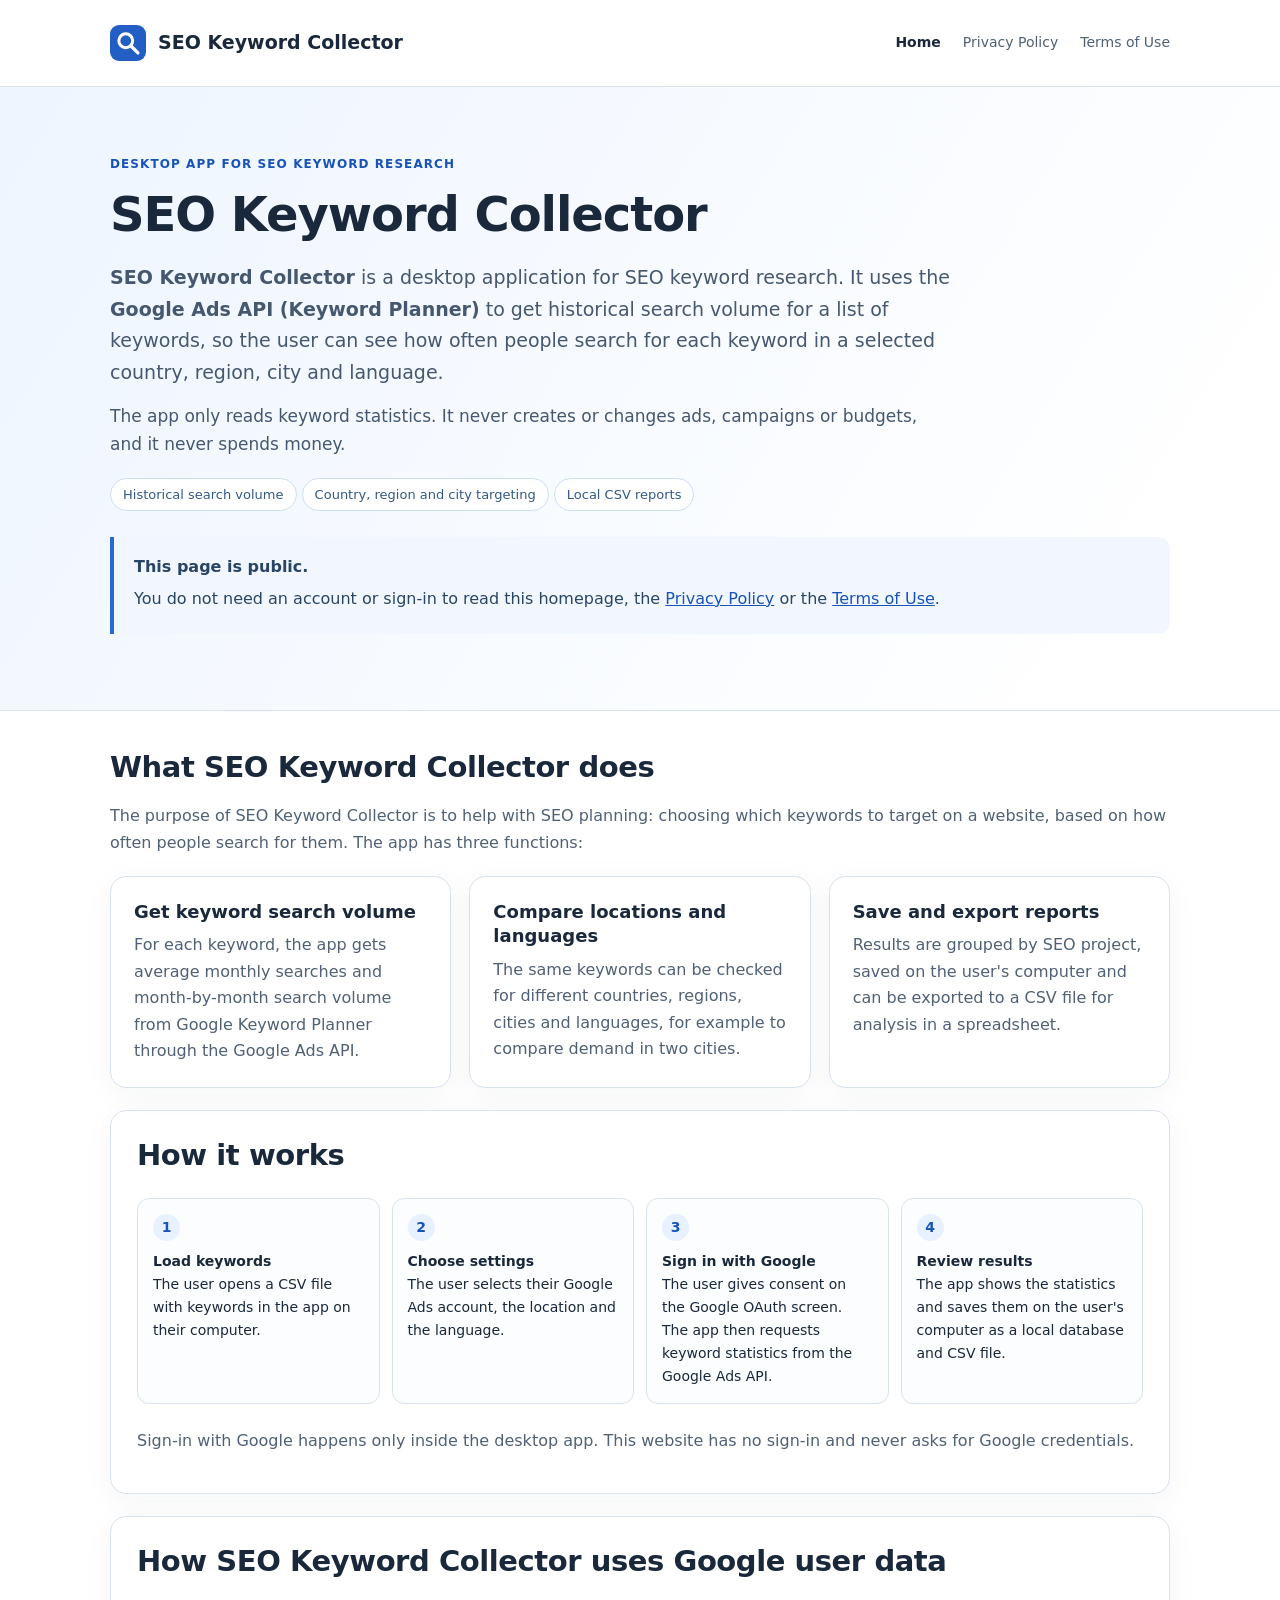
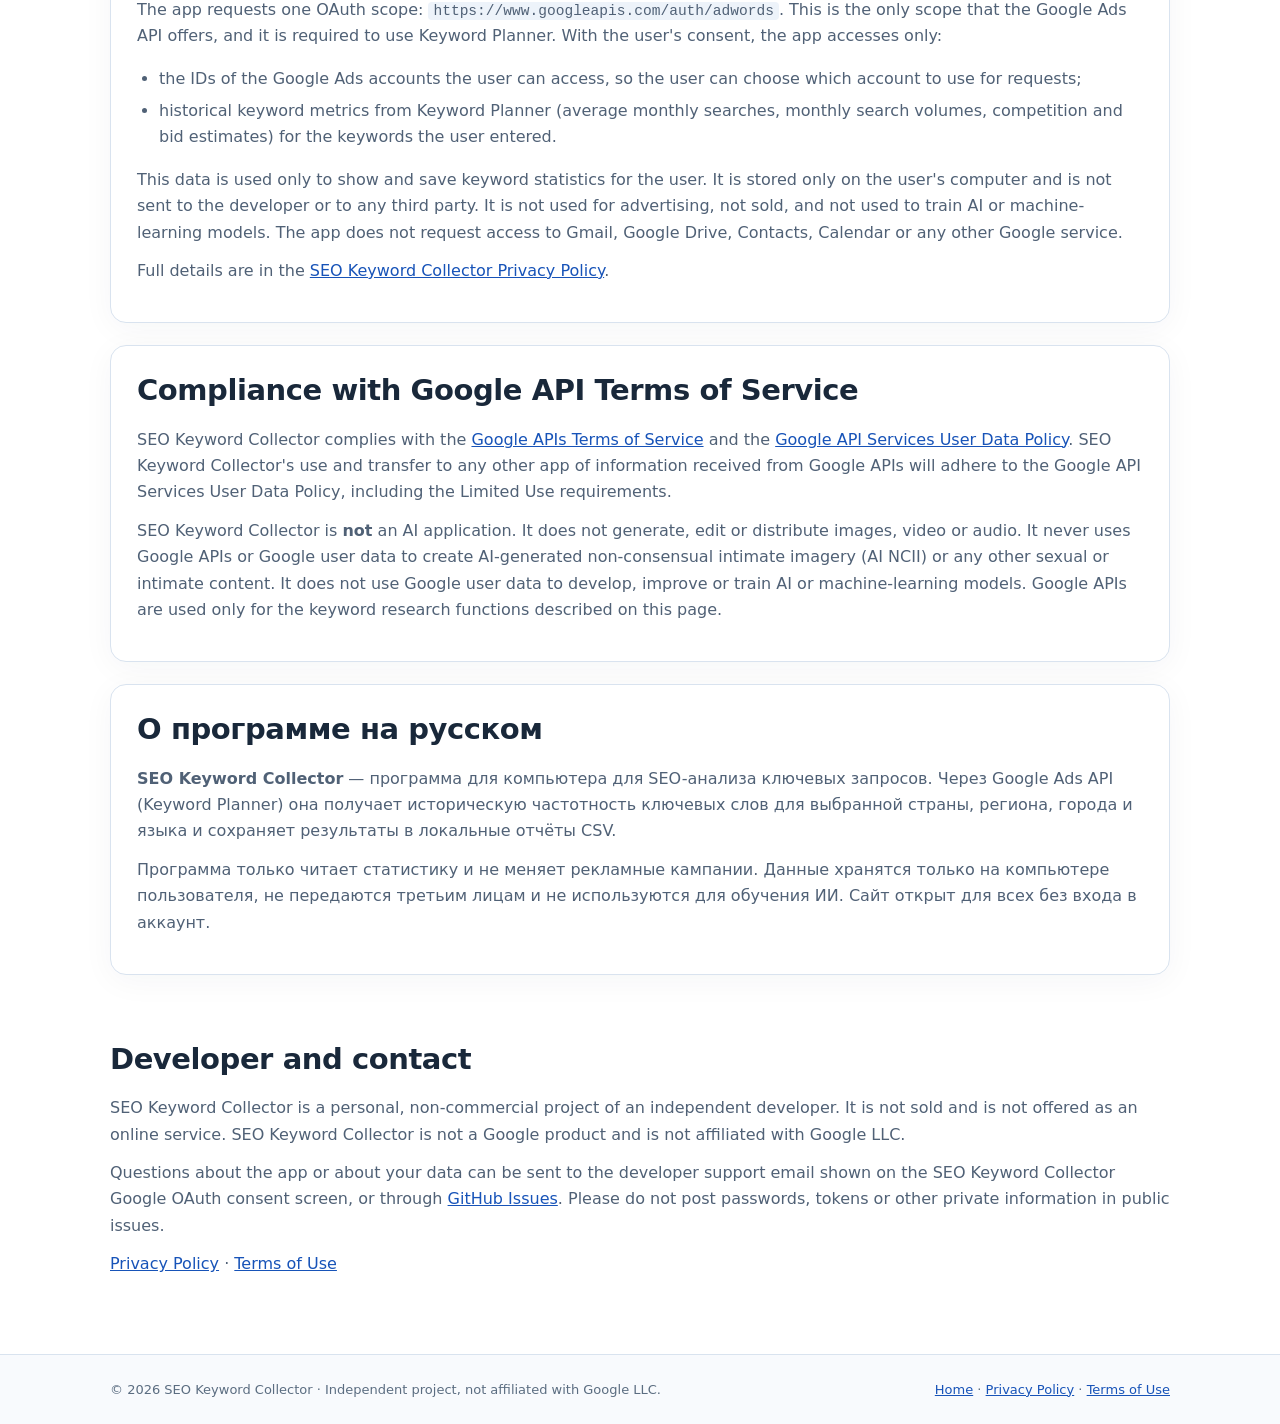
<file: index.html>
<!doctype html>
<html lang="en">
<head>
<meta charset="utf-8">
<meta name="viewport" content="width=device-width, initial-scale=1">
<meta name="description" content="SEO Keyword Collector is a desktop app for SEO keyword research. It uses the Google Ads API (Keyword Planner) to get historical search volume for keywords by country, city and language.">
<meta name="robots" content="index,follow">
<link rel="canonical" href="https://seo-keyword-collector.xyz/">
<title>SEO Keyword Collector</title>
<link rel="stylesheet" href="/style.css">
<meta name="google-site-verification" content="85C7m1HVLPL0qO1pkhnOzuKkdJ9tWdIxPhpqxB7psM4" />
<meta name="mitgo-verification" content="ab705cb1-6a55-4111-bcd1-2f0835feb0b5" />
<meta name="mitgo-verification" content="904dcd94-837d-48c0-a6f4-78dcfe35da87" />
</head>
<body>
<a class="skip" href="#main">Skip to content</a>
<header class="site-header"><div class="wrap header-inner">
<a class="brand" href="/"><svg class="brand-mark" viewBox="0 0 24 24" aria-hidden="true" focusable="false"><rect width="24" height="24" rx="6" fill="#225ec4"/><circle cx="10.5" cy="10.5" r="4.6" fill="none" stroke="#fff" stroke-width="2"/><path d="M14 14l4.6 4.6" stroke="#fff" stroke-width="2.2" stroke-linecap="round"/></svg><span>SEO Keyword Collector</span></a>
<nav aria-label="Primary navigation"><a href="/" aria-current="page">Home</a><a href="/privacy.html">Privacy Policy</a><a href="/terms.html">Terms of Use</a></nav>
</div></header>
<main id="main">
<section class="hero"><div class="wrap">
<p class="eyebrow">Desktop app for SEO keyword research</p>
<h1>SEO Keyword Collector</h1>
<p class="lead"><strong>SEO Keyword Collector</strong> is a desktop application for SEO keyword research. It uses the <strong>Google Ads API (Keyword Planner)</strong> to get historical search volume for a list of keywords, so the user can see how often people search for each keyword in a selected country, region, city and language.</p>
<p class="lead-sub">The app only reads keyword statistics. It never creates or changes ads, campaigns or budgets, and it never spends money.</p>
<p><span class="pill">Historical search volume</span> <span class="pill">Country, region and city targeting</span> <span class="pill">Local CSV reports</span></p>
<div class="notice"><strong>This page is public.</strong><p>You do not need an account or sign-in to read this homepage, the <a href="/privacy.html">Privacy Policy</a> or the <a href="/terms.html">Terms of Use</a>.</p></div>
</div></section>

<section class="section" id="purpose"><div class="wrap">
<h2>What SEO Keyword Collector does</h2>
<p>The purpose of SEO Keyword Collector is to help with SEO planning: choosing which keywords to target on a website, based on how often people search for them. The app has three functions:</p>
<div class="card-grid">
<article class="card"><h3>Get keyword search volume</h3><p>For each keyword, the app gets average monthly searches and month-by-month search volume from Google Keyword Planner through the Google Ads API.</p></article>
<article class="card"><h3>Compare locations and languages</h3><p>The same keywords can be checked for different countries, regions, cities and languages, for example to compare demand in two cities.</p></article>
<article class="card"><h3>Save and export reports</h3><p>Results are grouped by SEO project, saved on the user's computer and can be exported to a CSV file for analysis in a spreadsheet.</p></article>
</div>

<div class="panel" id="how-it-works"><h2>How it works</h2>
<ol class="flow">
<li><strong>Load keywords</strong>The user opens a CSV file with keywords in the app on their computer.</li>
<li><strong>Choose settings</strong>The user selects their Google Ads account, the location and the language.</li>
<li><strong>Sign in with Google</strong>The user gives consent on the Google OAuth screen. The app then requests keyword statistics from the Google Ads API.</li>
<li><strong>Review results</strong>The app shows the statistics and saves them on the user's computer as a local database and CSV file.</li>
</ol>
<p>Sign-in with Google happens only inside the desktop app. This website has no sign-in and never asks for Google credentials.</p>
</div>

<div class="panel" id="google-data"><h2>How SEO Keyword Collector uses Google user data</h2>
<p>The app requests one OAuth scope: <code>https://www.googleapis.com/auth/adwords</code>. This is the only scope that the Google Ads API offers, and it is required to use Keyword Planner. With the user's consent, the app accesses only:</p>
<ul>
<li>the IDs of the Google Ads accounts the user can access, so the user can choose which account to use for requests;</li>
<li>historical keyword metrics from Keyword Planner (average monthly searches, monthly search volumes, competition and bid estimates) for the keywords the user entered.</li>
</ul>
<p>This data is used only to show and save keyword statistics for the user. It is stored only on the user's computer and is not sent to the developer or to any third party. It is not used for advertising, not sold, and not used to train AI or machine-learning models. The app does not request access to Gmail, Google Drive, Contacts, Calendar or any other Google service.</p>
<p>Full details are in the <a href="/privacy.html">SEO Keyword Collector Privacy Policy</a>.</p>
</div>

<div class="panel" id="google-api-terms"><h2>Compliance with Google API Terms of Service</h2>
<p>SEO Keyword Collector complies with the <a href="https://developers.google.com/terms">Google APIs Terms of Service</a> and the <a href="https://developers.google.com/terms/api-services-user-data-policy">Google API Services User Data Policy</a>. SEO Keyword Collector's use and transfer to any other app of information received from Google APIs will adhere to the Google API Services User Data Policy, including the Limited Use requirements.</p>
<p>SEO Keyword Collector is <strong>not</strong> an AI application. It does not generate, edit or distribute images, video or audio. It never uses Google APIs or Google user data to create AI-generated non-consensual intimate imagery (AI NCII) or any other sexual or intimate content. It does not use Google user data to develop, improve or train AI or machine-learning models. Google APIs are used only for the keyword research functions described on this page.</p>
</div>

<div class="panel" lang="ru"><h2>О программе на русском</h2>
<p><strong>SEO Keyword Collector</strong> — программа для компьютера для SEO-анализа ключевых запросов. Через Google Ads API (Keyword Planner) она получает историческую частотность ключевых слов для выбранной страны, региона, города и языка и сохраняет результаты в локальные отчёты CSV.</p>
<p>Программа только читает статистику и не меняет рекламные кампании. Данные хранятся только на компьютере пользователя, не передаются третьим лицам и не используются для обучения ИИ. Сайт открыт для всех без входа в аккаунт.</p>
</div>
</div></section>

<section class="section" id="contact"><div class="wrap">
<h2>Developer and contact</h2>
<p>SEO Keyword Collector is a personal, non-commercial project of an independent developer. It is not sold and is not offered as an online service. SEO Keyword Collector is not a Google product and is not affiliated with Google LLC.</p>
<p>Questions about the app or about your data can be sent to the developer support email shown on the SEO Keyword Collector Google OAuth consent screen, or through <a href="https://github.com/vera28101981/vera28101981.github.io/issues">GitHub Issues</a>. Please do not post passwords, tokens or other private information in public issues.</p>
<p><a href="/privacy.html">Privacy Policy</a> · <a href="/terms.html">Terms of Use</a></p>
</div></section>
</main>
<footer class="footer"><div class="wrap footer-inner">
<p>© 2026 SEO Keyword Collector · Independent project, not affiliated with Google LLC.</p>
<p><a href="/">Home</a><span aria-hidden="true"> · </span><a href="/privacy.html">Privacy Policy</a><span aria-hidden="true"> · </span><a href="/terms.html">Terms of Use</a></p>
</div></footer>
</body>
</html>
</file>
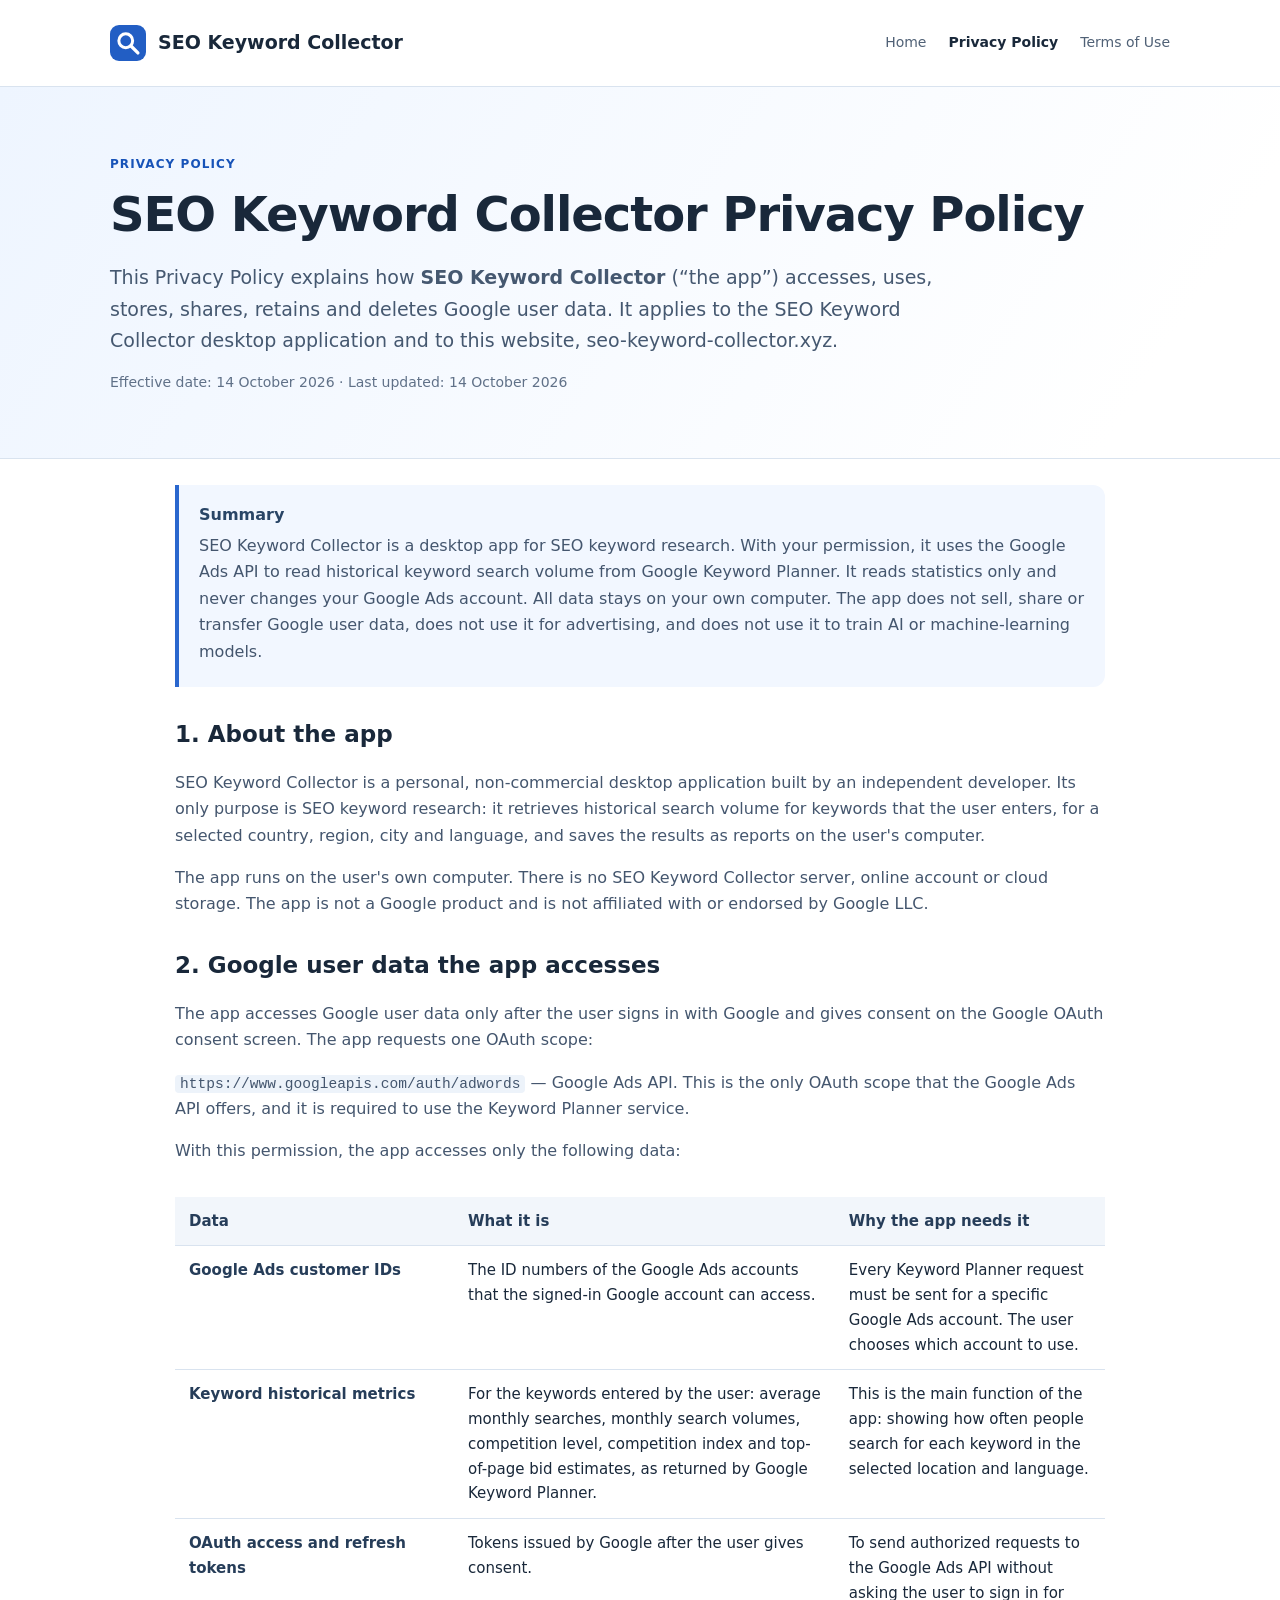
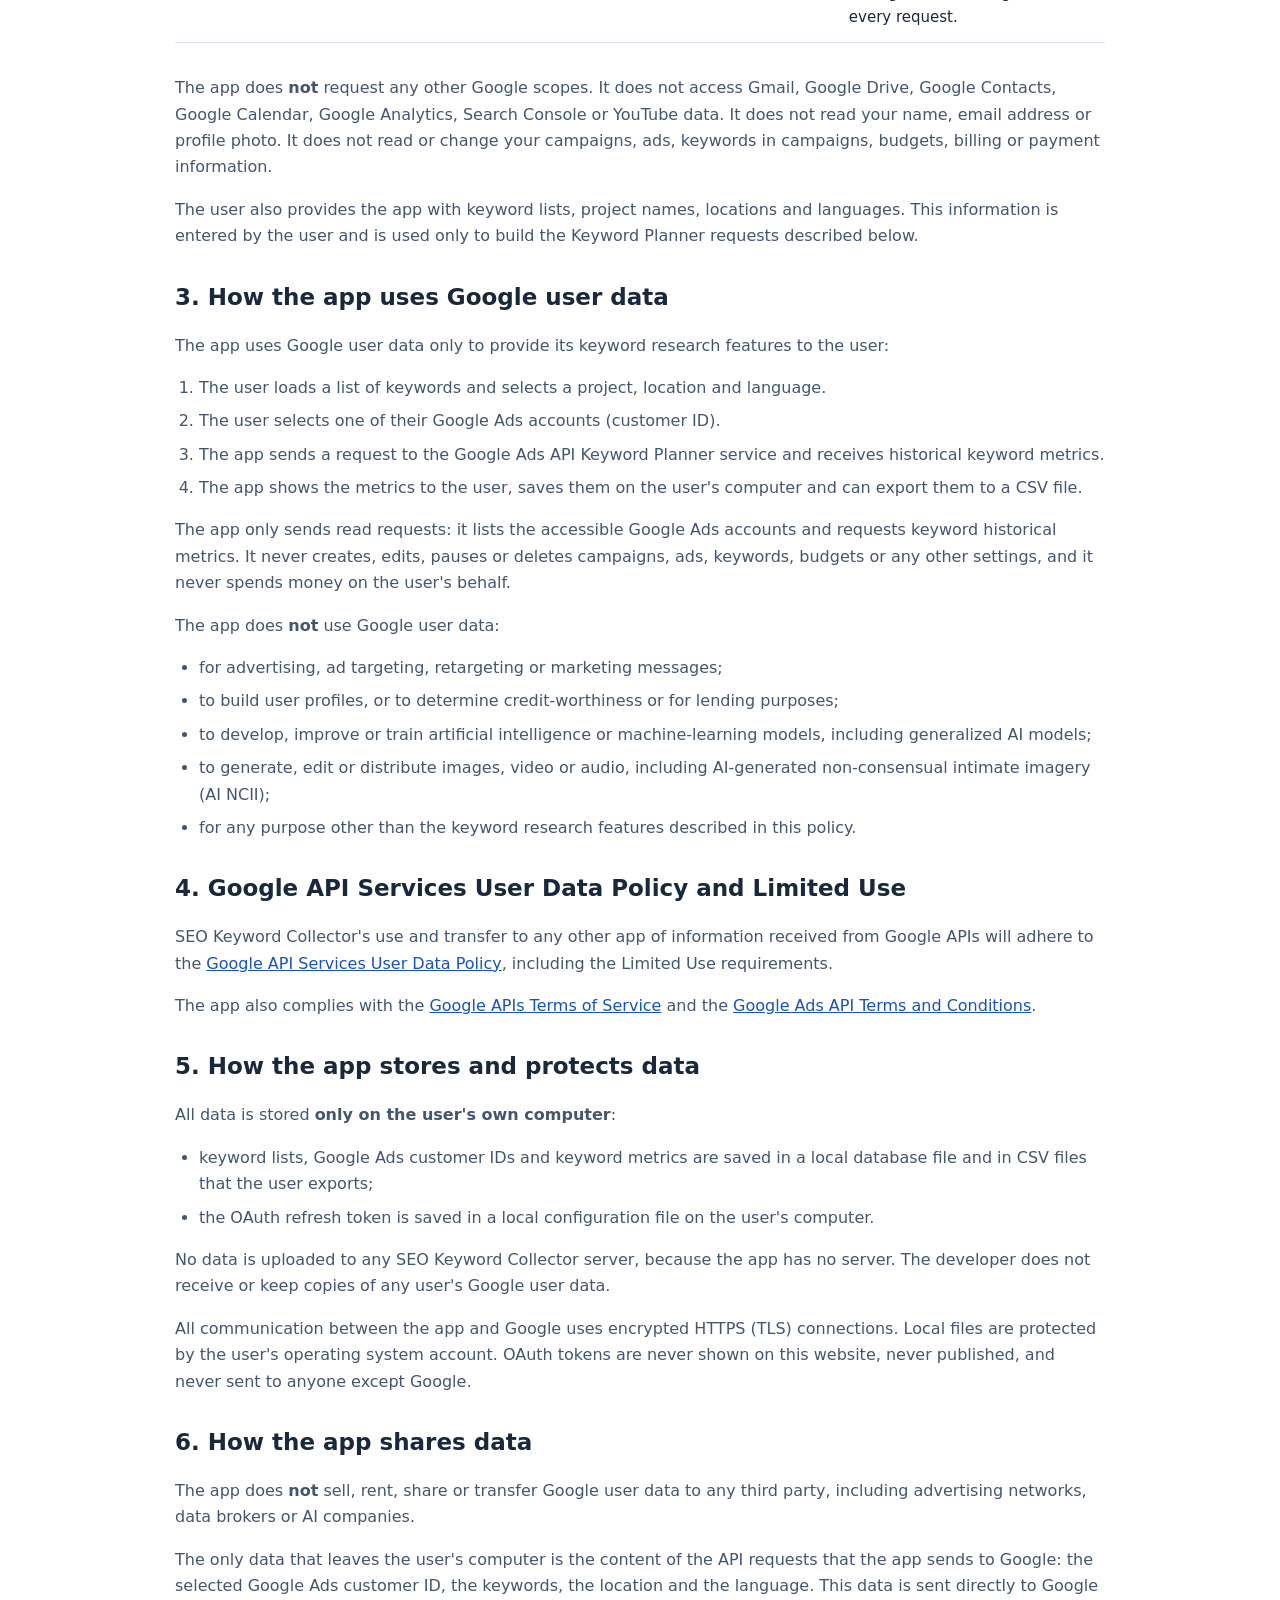
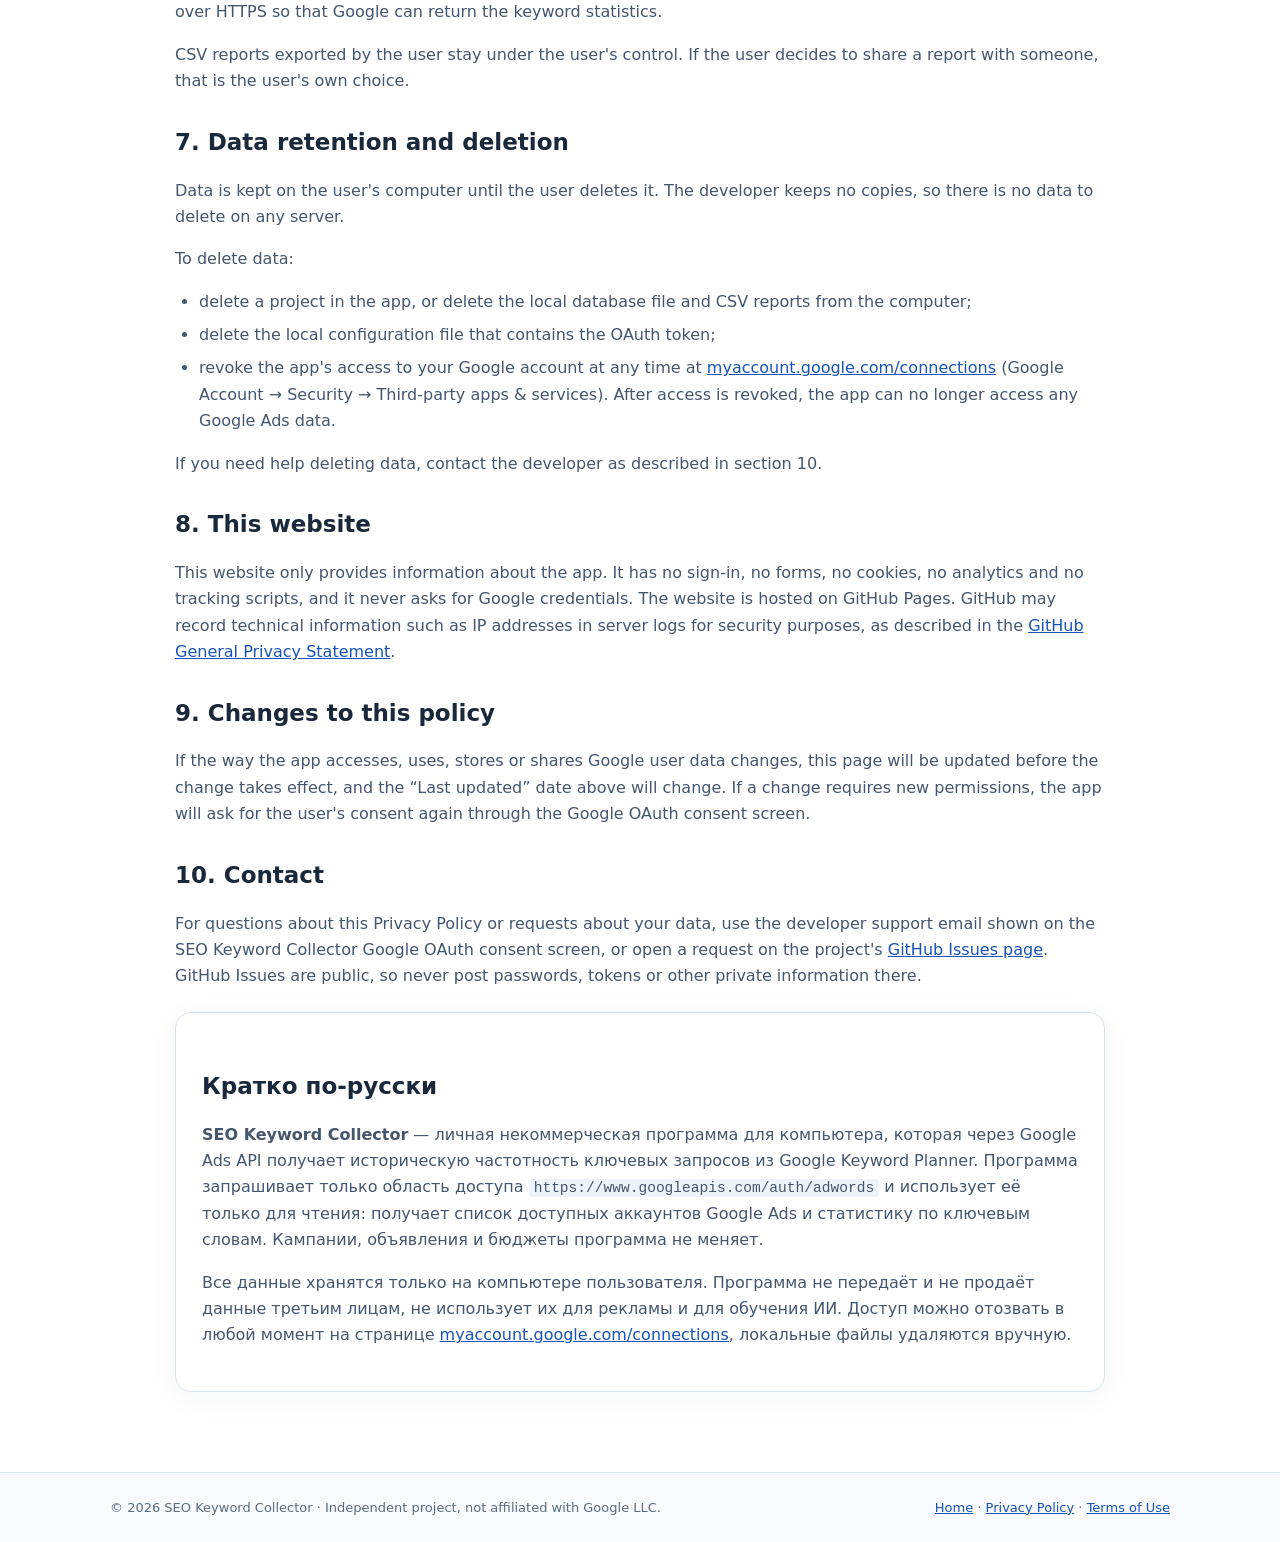
<file: privacy.html>
<!doctype html>
<html lang="en">
<head>
<meta charset="utf-8">
<meta name="viewport" content="width=device-width, initial-scale=1">
<meta name="description" content="Privacy Policy of SEO Keyword Collector: which Google user data the app accesses through the Google Ads API, how it is used, stored, shared, retained and deleted.">
<meta name="robots" content="index,follow">
<link rel="canonical" href="https://seo-keyword-collector.xyz/privacy.html">
<title>Privacy Policy — SEO Keyword Collector</title>
<link rel="stylesheet" href="/style.css">
</head>
<body>
<a class="skip" href="#main">Skip to content</a>
<header class="site-header"><div class="wrap header-inner">
<a class="brand" href="/"><svg class="brand-mark" viewBox="0 0 24 24" aria-hidden="true" focusable="false"><rect width="24" height="24" rx="6" fill="#225ec4"/><circle cx="10.5" cy="10.5" r="4.6" fill="none" stroke="#fff" stroke-width="2"/><path d="M14 14l4.6 4.6" stroke="#fff" stroke-width="2.2" stroke-linecap="round"/></svg><span>SEO Keyword Collector</span></a>
<nav aria-label="Primary navigation"><a href="/">Home</a><a href="/privacy.html" aria-current="page">Privacy Policy</a><a href="/terms.html">Terms of Use</a></nav>
</div></header>
<main id="main">
<section class="hero"><div class="wrap">
<p class="eyebrow">Privacy Policy</p>
<h1>SEO Keyword Collector Privacy Policy</h1>
<p class="lead">This Privacy Policy explains how <strong>SEO Keyword Collector</strong> (“the app”) accesses, uses, stores, shares, retains and deletes Google user data. It applies to the SEO Keyword Collector desktop application and to this website, seo-keyword-collector.xyz.</p>
<p class="small">Effective date: 14 October 2026 · Last updated: 14 October 2026</p>
</div></section>
<div class="wrap prose">

<div class="notice"><strong>Summary</strong>
<p>SEO Keyword Collector is a desktop app for SEO keyword research. With your permission, it uses the Google Ads API to read historical keyword search volume from Google Keyword Planner. It reads statistics only and never changes your Google Ads account. All data stays on your own computer. The app does not sell, share or transfer Google user data, does not use it for advertising, and does not use it to train AI or machine-learning models.</p></div>

<h2 id="about">1. About the app</h2>
<p>SEO Keyword Collector is a personal, non-commercial desktop application built by an independent developer. Its only purpose is SEO keyword research: it retrieves historical search volume for keywords that the user enters, for a selected country, region, city and language, and saves the results as reports on the user's computer.</p>
<p>The app runs on the user's own computer. There is no SEO Keyword Collector server, online account or cloud storage. The app is not a Google product and is not affiliated with or endorsed by Google LLC.</p>

<h2 id="data-accessed">2. Google user data the app accesses</h2>
<p>The app accesses Google user data only after the user signs in with Google and gives consent on the Google OAuth consent screen. The app requests one OAuth scope:</p>
<p><code>https://www.googleapis.com/auth/adwords</code> — Google Ads API. This is the only OAuth scope that the Google Ads API offers, and it is required to use the Keyword Planner service.</p>
<p>With this permission, the app accesses only the following data:</p>
<div class="table-wrap"><table>
<thead><tr><th>Data</th><th>What it is</th><th>Why the app needs it</th></tr></thead>
<tbody>
<tr><td>Google Ads customer IDs</td><td>The ID numbers of the Google Ads accounts that the signed-in Google account can access.</td><td>Every Keyword Planner request must be sent for a specific Google Ads account. The user chooses which account to use.</td></tr>
<tr><td>Keyword historical metrics</td><td>For the keywords entered by the user: average monthly searches, monthly search volumes, competition level, competition index and top-of-page bid estimates, as returned by Google Keyword Planner.</td><td>This is the main function of the app: showing how often people search for each keyword in the selected location and language.</td></tr>
<tr><td>OAuth access and refresh tokens</td><td>Tokens issued by Google after the user gives consent.</td><td>To send authorized requests to the Google Ads API without asking the user to sign in for every request.</td></tr>
</tbody></table></div>
<p>The app does <strong>not</strong> request any other Google scopes. It does not access Gmail, Google Drive, Google Contacts, Google Calendar, Google Analytics, Search Console or YouTube data. It does not read your name, email address or profile photo. It does not read or change your campaigns, ads, keywords in campaigns, budgets, billing or payment information.</p>
<p>The user also provides the app with keyword lists, project names, locations and languages. This information is entered by the user and is used only to build the Keyword Planner requests described below.</p>

<h2 id="data-use">3. How the app uses Google user data</h2>
<p>The app uses Google user data only to provide its keyword research features to the user:</p>
<ol>
<li>The user loads a list of keywords and selects a project, location and language.</li>
<li>The user selects one of their Google Ads accounts (customer ID).</li>
<li>The app sends a request to the Google Ads API Keyword Planner service and receives historical keyword metrics.</li>
<li>The app shows the metrics to the user, saves them on the user's computer and can export them to a CSV file.</li>
</ol>
<p>The app only sends read requests: it lists the accessible Google Ads accounts and requests keyword historical metrics. It never creates, edits, pauses or deletes campaigns, ads, keywords, budgets or any other settings, and it never spends money on the user's behalf.</p>
<p>The app does <strong>not</strong> use Google user data:</p>
<ul>
<li>for advertising, ad targeting, retargeting or marketing messages;</li>
<li>to build user profiles, or to determine credit-worthiness or for lending purposes;</li>
<li>to develop, improve or train artificial intelligence or machine-learning models, including generalized AI models;</li>
<li>to generate, edit or distribute images, video or audio, including AI-generated non-consensual intimate imagery (AI NCII);</li>
<li>for any purpose other than the keyword research features described in this policy.</li>
</ul>

<h2 id="limited-use">4. Google API Services User Data Policy and Limited Use</h2>
<p>SEO Keyword Collector's use and transfer to any other app of information received from Google APIs will adhere to the <a href="https://developers.google.com/terms/api-services-user-data-policy">Google API Services User Data Policy</a>, including the Limited Use requirements.</p>
<p>The app also complies with the <a href="https://developers.google.com/terms">Google APIs Terms of Service</a> and the <a href="https://developers.google.com/google-ads/api/terms">Google Ads API Terms and Conditions</a>.</p>

<h2 id="storage">5. How the app stores and protects data</h2>
<p>All data is stored <strong>only on the user's own computer</strong>:</p>
<ul>
<li>keyword lists, Google Ads customer IDs and keyword metrics are saved in a local database file and in CSV files that the user exports;</li>
<li>the OAuth refresh token is saved in a local configuration file on the user's computer.</li>
</ul>
<p>No data is uploaded to any SEO Keyword Collector server, because the app has no server. The developer does not receive or keep copies of any user's Google user data.</p>
<p>All communication between the app and Google uses encrypted HTTPS (TLS) connections. Local files are protected by the user's operating system account. OAuth tokens are never shown on this website, never published, and never sent to anyone except Google.</p>

<h2 id="sharing">6. How the app shares data</h2>
<p>The app does <strong>not</strong> sell, rent, share or transfer Google user data to any third party, including advertising networks, data brokers or AI companies.</p>
<p>The only data that leaves the user's computer is the content of the API requests that the app sends to Google: the selected Google Ads customer ID, the keywords, the location and the language. This data is sent directly to Google over HTTPS so that Google can return the keyword statistics.</p>
<p>CSV reports exported by the user stay under the user's control. If the user decides to share a report with someone, that is the user's own choice.</p>

<h2 id="retention">7. Data retention and deletion</h2>
<p>Data is kept on the user's computer until the user deletes it. The developer keeps no copies, so there is no data to delete on any server.</p>
<p>To delete data:</p>
<ul>
<li>delete a project in the app, or delete the local database file and CSV reports from the computer;</li>
<li>delete the local configuration file that contains the OAuth token;</li>
<li>revoke the app's access to your Google account at any time at <a href="https://myaccount.google.com/connections">myaccount.google.com/connections</a> (Google Account → Security → Third-party apps &amp; services). After access is revoked, the app can no longer access any Google Ads data.</li>
</ul>
<p>If you need help deleting data, contact the developer as described in section 10.</p>

<h2 id="website">8. This website</h2>
<p>This website only provides information about the app. It has no sign-in, no forms, no cookies, no analytics and no tracking scripts, and it never asks for Google credentials. The website is hosted on GitHub Pages. GitHub may record technical information such as IP addresses in server logs for security purposes, as described in the <a href="https://docs.github.com/en/site-policy/privacy-policies/github-general-privacy-statement">GitHub General Privacy Statement</a>.</p>

<h2 id="changes">9. Changes to this policy</h2>
<p>If the way the app accesses, uses, stores or shares Google user data changes, this page will be updated before the change takes effect, and the “Last updated” date above will change. If a change requires new permissions, the app will ask for the user's consent again through the Google OAuth consent screen.</p>

<h2 id="contact">10. Contact</h2>
<p>For questions about this Privacy Policy or requests about your data, use the developer support email shown on the SEO Keyword Collector Google OAuth consent screen, or open a request on the project's <a href="https://github.com/vera28101981/vera28101981.github.io/issues">GitHub Issues page</a>. GitHub Issues are public, so never post passwords, tokens or other private information there.</p>

<div class="panel"><h2>Кратко по-русски</h2>
<p><strong>SEO Keyword Collector</strong> — личная некоммерческая программа для компьютера, которая через Google Ads API получает историческую частотность ключевых запросов из Google Keyword Planner. Программа запрашивает только область доступа <code>https://www.googleapis.com/auth/adwords</code> и использует её только для чтения: получает список доступных аккаунтов Google Ads и статистику по ключевым словам. Кампании, объявления и бюджеты программа не меняет.</p>
<p>Все данные хранятся только на компьютере пользователя. Программа не передаёт и не продаёт данные третьим лицам, не использует их для рекламы и для обучения ИИ. Доступ можно отозвать в любой момент на странице <a href="https://myaccount.google.com/connections">myaccount.google.com/connections</a>, локальные файлы удаляются вручную.</p>
</div>
</div>
</main>
<footer class="footer"><div class="wrap footer-inner">
<p>© 2026 SEO Keyword Collector · Independent project, not affiliated with Google LLC.</p>
<p><a href="/">Home</a><span aria-hidden="true"> · </span><a href="/privacy.html">Privacy Policy</a><span aria-hidden="true"> · </span><a href="/terms.html">Terms of Use</a></p>
</div></footer>
</body>
</html>
</file>
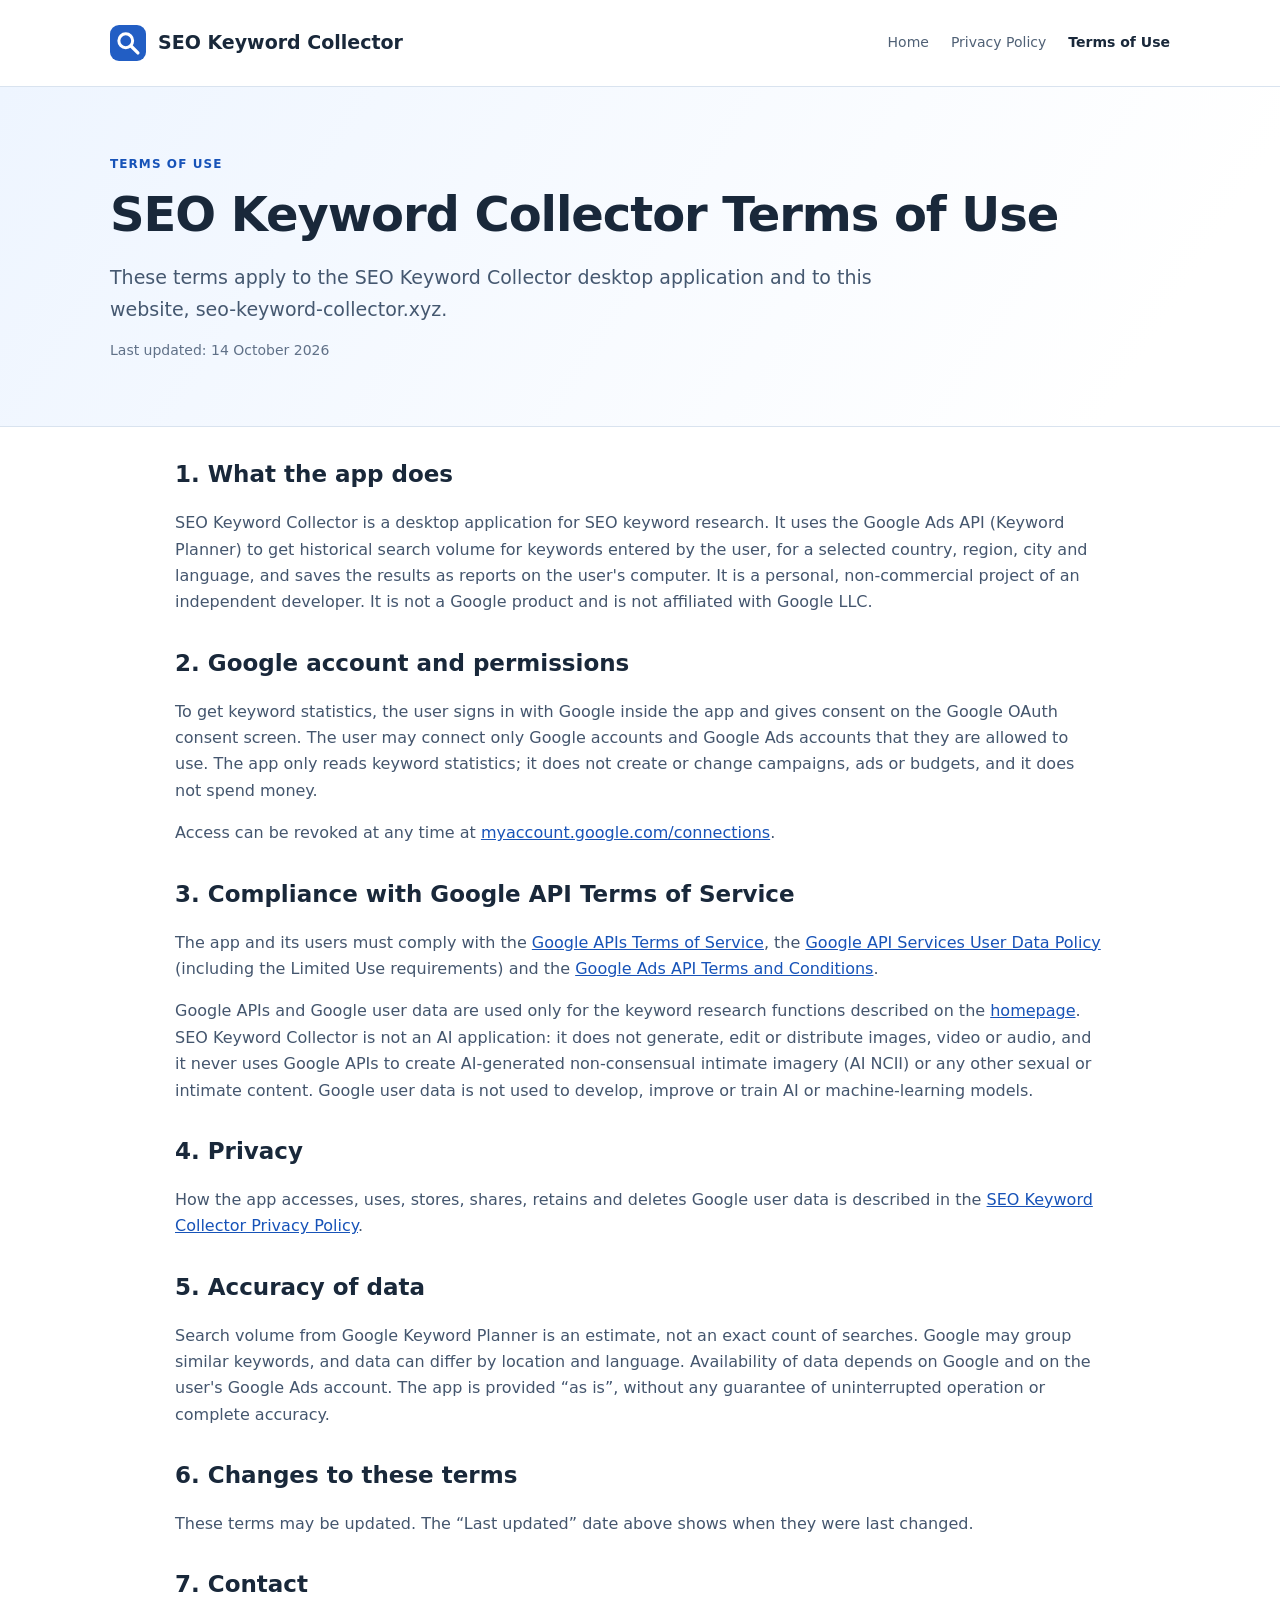
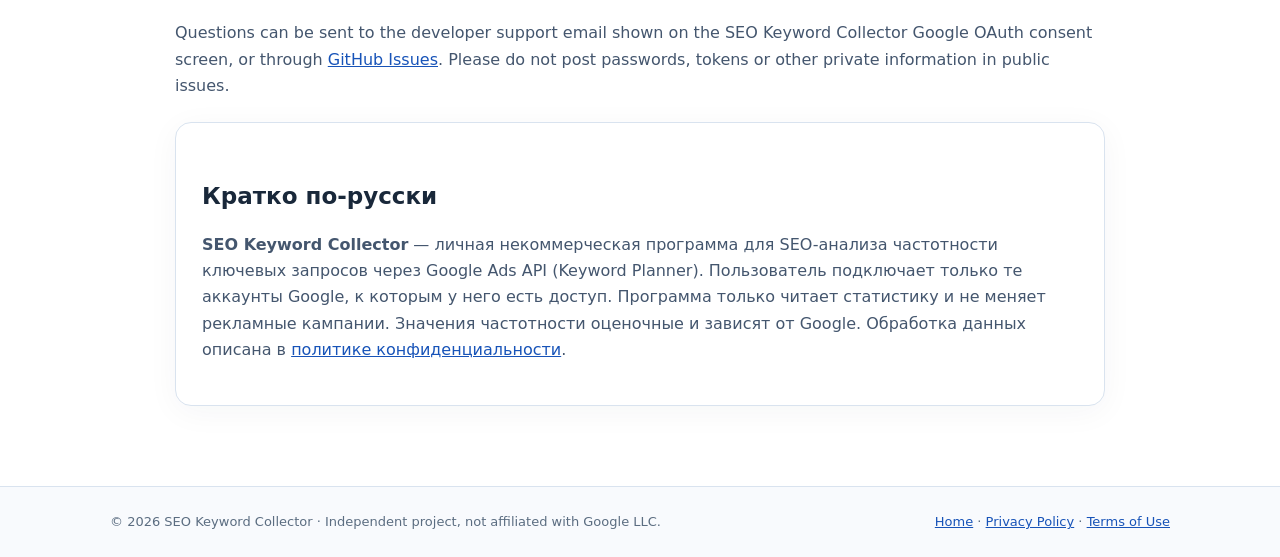
<file: terms.html>
<!doctype html>
<html lang="en">
<head>
<meta charset="utf-8">
<meta name="viewport" content="width=device-width, initial-scale=1">
<meta name="description" content="Terms of Use of SEO Keyword Collector, a desktop app for SEO keyword research that uses the Google Ads API (Keyword Planner).">
<meta name="robots" content="index,follow">
<link rel="canonical" href="https://seo-keyword-collector.xyz/terms.html">
<title>Terms of Use — SEO Keyword Collector</title>
<link rel="stylesheet" href="/style.css">
</head>
<body>
<a class="skip" href="#main">Skip to content</a>
<header class="site-header"><div class="wrap header-inner">
<a class="brand" href="/"><svg class="brand-mark" viewBox="0 0 24 24" aria-hidden="true" focusable="false"><rect width="24" height="24" rx="6" fill="#225ec4"/><circle cx="10.5" cy="10.5" r="4.6" fill="none" stroke="#fff" stroke-width="2"/><path d="M14 14l4.6 4.6" stroke="#fff" stroke-width="2.2" stroke-linecap="round"/></svg><span>SEO Keyword Collector</span></a>
<nav aria-label="Primary navigation"><a href="/">Home</a><a href="/privacy.html">Privacy Policy</a><a href="/terms.html" aria-current="page">Terms of Use</a></nav>
</div></header>
<main id="main">
<section class="hero"><div class="wrap">
<p class="eyebrow">Terms of Use</p>
<h1>SEO Keyword Collector Terms of Use</h1>
<p class="lead">These terms apply to the SEO Keyword Collector desktop application and to this website, seo-keyword-collector.xyz.</p>
<p class="small">Last updated: 14 October 2026</p>
</div></section>
<div class="wrap prose">

<h2>1. What the app does</h2>
<p>SEO Keyword Collector is a desktop application for SEO keyword research. It uses the Google Ads API (Keyword Planner) to get historical search volume for keywords entered by the user, for a selected country, region, city and language, and saves the results as reports on the user's computer. It is a personal, non-commercial project of an independent developer. It is not a Google product and is not affiliated with Google LLC.</p>

<h2>2. Google account and permissions</h2>
<p>To get keyword statistics, the user signs in with Google inside the app and gives consent on the Google OAuth consent screen. The user may connect only Google accounts and Google Ads accounts that they are allowed to use. The app only reads keyword statistics; it does not create or change campaigns, ads or budgets, and it does not spend money.</p>
<p>Access can be revoked at any time at <a href="https://myaccount.google.com/connections">myaccount.google.com/connections</a>.</p>

<h2>3. Compliance with Google API Terms of Service</h2>
<p>The app and its users must comply with the <a href="https://developers.google.com/terms">Google APIs Terms of Service</a>, the <a href="https://developers.google.com/terms/api-services-user-data-policy">Google API Services User Data Policy</a> (including the Limited Use requirements) and the <a href="https://developers.google.com/google-ads/api/terms">Google Ads API Terms and Conditions</a>.</p>
<p>Google APIs and Google user data are used only for the keyword research functions described on the <a href="/">homepage</a>. SEO Keyword Collector is not an AI application: it does not generate, edit or distribute images, video or audio, and it never uses Google APIs to create AI-generated non-consensual intimate imagery (AI NCII) or any other sexual or intimate content. Google user data is not used to develop, improve or train AI or machine-learning models.</p>

<h2>4. Privacy</h2>
<p>How the app accesses, uses, stores, shares, retains and deletes Google user data is described in the <a href="/privacy.html">SEO Keyword Collector Privacy Policy</a>.</p>

<h2>5. Accuracy of data</h2>
<p>Search volume from Google Keyword Planner is an estimate, not an exact count of searches. Google may group similar keywords, and data can differ by location and language. Availability of data depends on Google and on the user's Google Ads account. The app is provided “as is”, without any guarantee of uninterrupted operation or complete accuracy.</p>

<h2>6. Changes to these terms</h2>
<p>These terms may be updated. The “Last updated” date above shows when they were last changed.</p>

<h2>7. Contact</h2>
<p>Questions can be sent to the developer support email shown on the SEO Keyword Collector Google OAuth consent screen, or through <a href="https://github.com/vera28101981/vera28101981.github.io/issues">GitHub Issues</a>. Please do not post passwords, tokens or other private information in public issues.</p>

<div class="panel" lang="ru"><h2>Кратко по-русски</h2>
<p><strong>SEO Keyword Collector</strong> — личная некоммерческая программа для SEO-анализа частотности ключевых запросов через Google Ads API (Keyword Planner). Пользователь подключает только те аккаунты Google, к которым у него есть доступ. Программа только читает статистику и не меняет рекламные кампании. Значения частотности оценочные и зависят от Google. Обработка данных описана в <a href="/privacy.html">политике конфиденциальности</a>.</p>
</div>
</div>
</main>
<footer class="footer"><div class="wrap footer-inner">
<p>© 2026 SEO Keyword Collector · Independent project, not affiliated with Google LLC.</p>
<p><a href="/">Home</a><span aria-hidden="true"> · </span><a href="/privacy.html">Privacy Policy</a><span aria-hidden="true"> · </span><a href="/terms.html">Terms of Use</a></p>
</div></footer>
</body>
</html>
</file>
<file: style.css>
:root{color-scheme:light;--text:#19283a;--sub:#506176;--blue:#1753b8;--accent:#eff5ff;--line:#d9e3ef;--page:#fff;--shadow:0 6px 32px rgba(23,39,62,.045)}
*{box-sizing:border-box}
html{scroll-behavior:smooth}
body{margin:0;font:16px/1.65 system-ui,-apple-system,"Segoe UI",Arial,sans-serif;color:var(--text);background:var(--page)}
a{color:var(--blue)}
a:hover{text-decoration:none}
a:focus-visible{outline:3px solid #3d83e0;outline-offset:3px}
.wrap{width:min(100% - 40px,1060px);margin:0 auto}
.skip{position:absolute;top:-60px;left:18px;padding:8px 14px;background:#fff;z-index:100}
.skip:focus{top:6px}
.site-header{border-bottom:1px solid var(--line);background:#fff}
.header-inner{display:flex;align-items:center;justify-content:space-between;min-height:86px;gap:20px}
.brand{text-decoration:none;color:var(--text);font-size:19px;font-weight:750;display:flex;gap:12px;align-items:center}
.brand-mark{width:36px;height:36px;flex:none;display:block}
nav{display:flex;gap:22px;align-items:center;flex-wrap:wrap}
nav a{text-decoration:none;font-size:14px;color:var(--sub)}
.hero{background:linear-gradient(122deg,#eef5ff 0%,#fff 88%);border-bottom:1px solid var(--line);padding:56px 0 50px}
.eyebrow{font-weight:750;letter-spacing:.09em;text-transform:uppercase;font-size:12px;color:var(--blue)}
h1{font-size:clamp(32px,4vw,48px);line-height:1.16;letter-spacing:-.022em;margin:12px 0 20px}
.lead{max-width:840px;color:#455870;font-size:19px;line-height:1.65}
.hero .lead{margin:0 0 14px}
.lead-sub{max-width:840px;color:#455870;font-size:17px;margin:0 0 20px}
nav a[aria-current=page]{color:var(--text);font-weight:650}
.panel ul{padding-left:22px;color:var(--sub)}
.panel li{margin:6px 0}
.pill{display:inline-block;font-size:13px;background:#fff;border:1px solid #cbdef6;border-radius:20px;padding:5px 12px;color:#335986}
main{padding-bottom:58px}
.section{padding:38px 0 6px}
.section h2{font-size:clamp(22px,2.8vw,29px);letter-spacing:-.015em;line-height:1.25;margin:0 0 18px}
.section h3{font-size:18px;line-height:1.35;margin:0 0 8px}
.section p{margin:12px 0;color:var(--sub)}
.card-grid{display:grid;grid-template-columns:repeat(3,minmax(0,1fr));gap:18px;margin:20px 0}
.card,.panel{background:#fff;border:1px solid var(--line);border-radius:16px;box-shadow:var(--shadow)}
.card{padding:23px}.card p{margin:0}
.panel{padding:26px;margin:22px 0}
.notice{padding:17px 20px;border-left:4px solid #2a67ce;background:#f2f7ff;color:#294566;border-radius:0 12px 12px 0;margin:26px 0}
.notice p{margin:5px 0}
.flow{margin:16px 0 18px;padding:0;counter-reset:flow;list-style:none;display:grid;grid-template-columns:repeat(4,minmax(0,1fr));gap:12px}
.flow li{counter-increment:flow;border:1px solid var(--line);border-radius:12px;padding:15px;background:#fbfdff;font-size:14px}
.flow li:before{content:counter(flow);display:block;width:27px;height:27px;border-radius:50%;background:#e8f1ff;color:var(--blue);font-weight:750;text-align:center;line-height:27px;margin-bottom:9px}
.flow strong{display:block}
.table-wrap{overflow-x:auto}
table{width:100%;border-collapse:collapse;margin:16px 0;min-width:600px;font-size:15px}
th,td{text-align:left;vertical-align:top;padding:12px 14px;border-bottom:1px solid var(--line)}
th{background:#f2f6fb;color:#263d59;font-weight:700}
td:first-child{font-weight:650;width:30%;color:#263d59}
.prose{max-width:930px}
.prose h2{margin:29px 0 9px;font-size:23px}
.prose h3{margin:22px 0 8px}
.prose p,.prose li{color:#44566e}
.prose li{margin:7px 0}
.prose ol,.prose ul{padding-left:24px}
code{font:0.91em ui-monospace,SFMono-Regular,Consolas,monospace;background:#edf3fa;padding:1px 5px;border-radius:4px;overflow-wrap:anywhere}
.small{font-size:14px;color:#607188}
.status{border:1px solid var(--line);border-radius:12px;padding:14px 16px;margin-top:14px;background:#fff}
.footer{border-top:1px solid var(--line);background:#f8fafd;padding:24px 0}
.footer-inner{display:flex;gap:14px;flex-wrap:wrap;justify-content:space-between;align-items:center;font-size:13px}
.footer-inner p{margin:0;color:#5b6d81}
@media(max-width:740px){.header-inner{padding:16px 0;align-items:flex-start;flex-direction:column;gap:10px}nav{gap:14px}.hero{padding:38px 0}h1{font-size:34px}.lead{font-size:17px}.card-grid,.flow{grid-template-columns:1fr}.panel{padding:19px}.wrap{width:min(100% - 28px,1060px)}}
</file>
